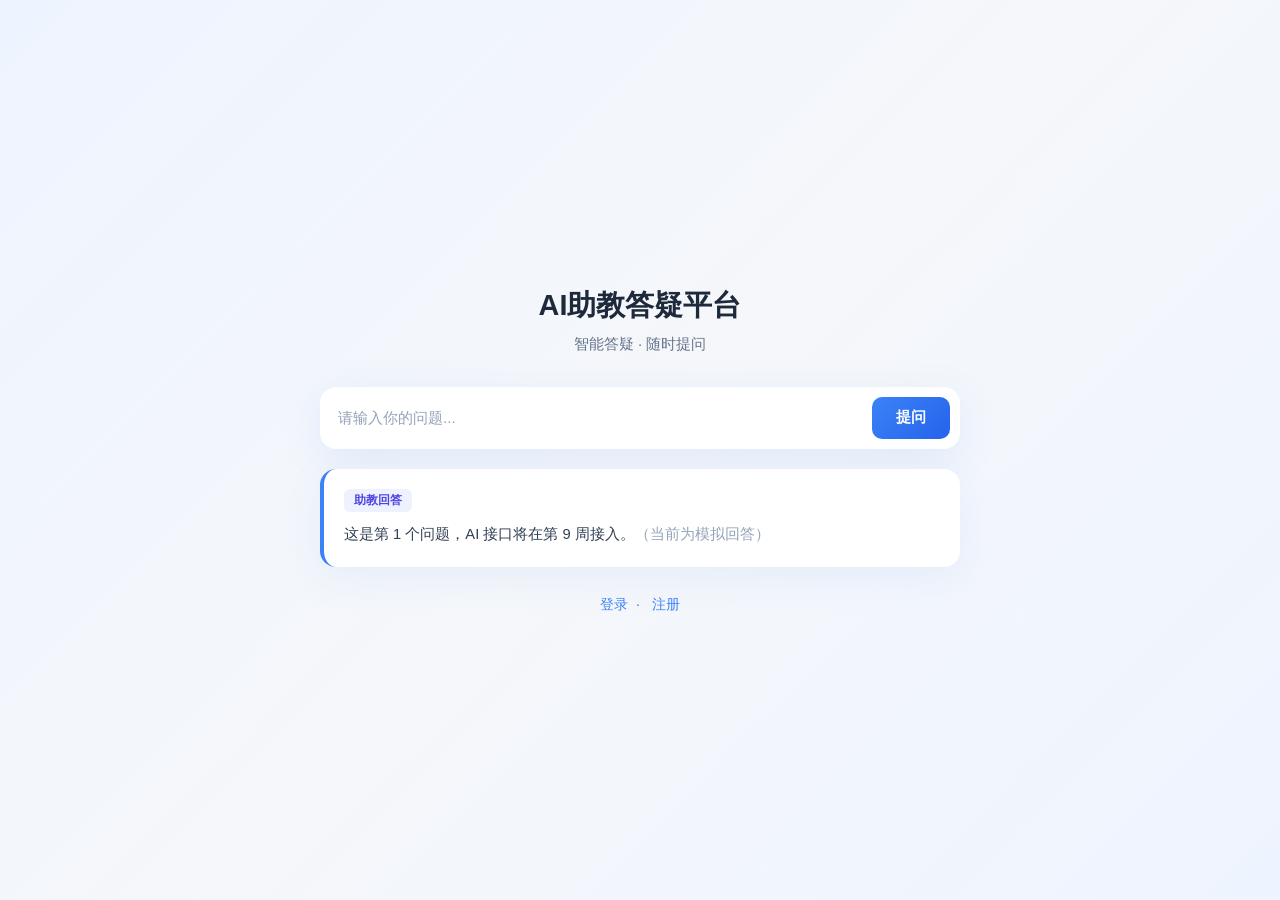
<file: 03-第三次作业/index.html>
<!DOCTYPE html>
<html lang="zh-CN">
<head>
    <meta charset="UTF-8">
    <meta name="viewport" content="width=device-width, initial-scale=1.0">
    <title>AI助教答疑平台</title>
    <style>
        * { margin: 0; padding: 0; box-sizing: border-box; }
        body {
            min-height: 100vh;
            font-family: -apple-system, BlinkMacSystemFont, "Segoe UI", "PingFang SC", "Microsoft YaHei", sans-serif;
            background: linear-gradient(135deg, #eef4ff 0%, #f5f7fa 50%, #eef4ff 100%);
            display: flex;
            align-items: center;
            justify-content: center;
            padding: 30px 16px;
        }
        .container {
            width: 100%;
            max-width: 640px;
        }
        .brand { text-align: center; margin-bottom: 32px; }
        .brand h1 {
            font-size: 1.8rem;
            color: #1e293b;
            margin-bottom: 8px;
            font-weight: 700;
        }
        .brand p { color: #64748b; font-size: .95rem; }

        .ask-box {
            background: #fff;
            border-radius: 16px;
            padding: 10px 10px 10px 18px;
            display: flex;
            align-items: center;
            gap: 10px;
            box-shadow: 0 10px 40px rgba(59, 130, 246, .1);
            margin-bottom: 20px;
        }
        .ask-box input {
            flex: 1;
            height: 42px;
            border: none;
            outline: none;
            font-size: .95rem;
            color: #0f172a;
            background: transparent;
        }
        .ask-box input::placeholder { color: #94a3b8; }
        .ask-btn {
            height: 42px;
            padding: 0 24px;
            border: none;
            border-radius: 10px;
            background: linear-gradient(135deg, #3b82f6, #2563eb);
            color: #fff;
            font-size: .95rem;
            font-weight: 600;
            cursor: pointer;
            transition: transform .15s, box-shadow .2s;
        }
        .ask-btn:hover { transform: translateY(-1px); box-shadow: 0 6px 16px rgba(59,130,246,.3); }

        .answer-card {
            background: #fff;
            border-radius: 16px;
            padding: 20px;
            box-shadow: 0 10px 40px rgba(59, 130, 246, .08);
            border-left: 4px solid #3b82f6;
        }
        .answer-tag {
            display: inline-block;
            background: #eef2ff;
            color: #4f46e5;
            font-size: .75rem;
            font-weight: 600;
            padding: 3px 10px;
            border-radius: 6px;
            margin-bottom: 10px;
        }
        .answer-text {
            color: #334155;
            font-size: .92rem;
            line-height: 1.7;
        }
        .answer-text .dim { color: #94a3b8; }

        .nav-links {
            text-align: center;
            margin-top: 28px;
            font-size: .88rem;
            color: #64748b;
        }
        .nav-links a {
            color: #3b82f6;
            text-decoration: none;
            margin: 0 8px;
        }
        .nav-links a:hover { text-decoration: underline; }

        /* 简易输入校验反馈 */
        .ask-box input.invalid { color: #ef4444; }
    </style>
</head>
<body>
    <div class="container">
        <div class="brand">
            <h1>AI助教答疑平台</h1>
            <p>智能答疑 · 随时提问</p>
        </div>

        <!-- 提问输入框 -->
        <form id="askForm" class="ask-box" novalidate>
            <input type="text" id="question" placeholder="请输入你的问题..."
                required minlength="2" maxlength="200"
                autocomplete="off">
            <button type="submit" class="ask-btn">提问</button>
        </form>

        <!-- 助教回答区 -->
        <div class="answer-card" id="answerCard">
            <span class="answer-tag">助教回答</span>
            <div class="answer-text" id="answerText">
                这是第 1 个问题，AI 接口将在第 9 周接入。<span class="dim">（当前为模拟回答）</span>
            </div>
        </div>

        <div class="nav-links">
            <a href="login.html">登录</a>·
            <a href="register.html">注册</a>
        </div>
    </div>

    <script>
        const form = document.getElementById('askForm');
        const input = document.getElementById('question');
        const answerText = document.getElementById('answerText');
        let count = 1;

        form.addEventListener('submit', e => {
            e.preventDefault();
            if (!input.checkValidity()) {
                input.classList.add('invalid');
                input.placeholder = '问题至少 2 个字符';
                return;
            }
            input.classList.remove('invalid');
            const q = input.value.trim();
            count++;
            answerText.innerHTML = `已收到你的问题：<strong>${q}</strong><br><span class="dim">这是第 ${count} 个问题，AI 接口将在第 9 周接入。</span>`;
            input.value = '';
        });

        input.addEventListener('input', () => {
            input.classList.remove('invalid');
            input.placeholder = '请输入你的问题...';
        });
    </script>
</body>
</html>
</file>
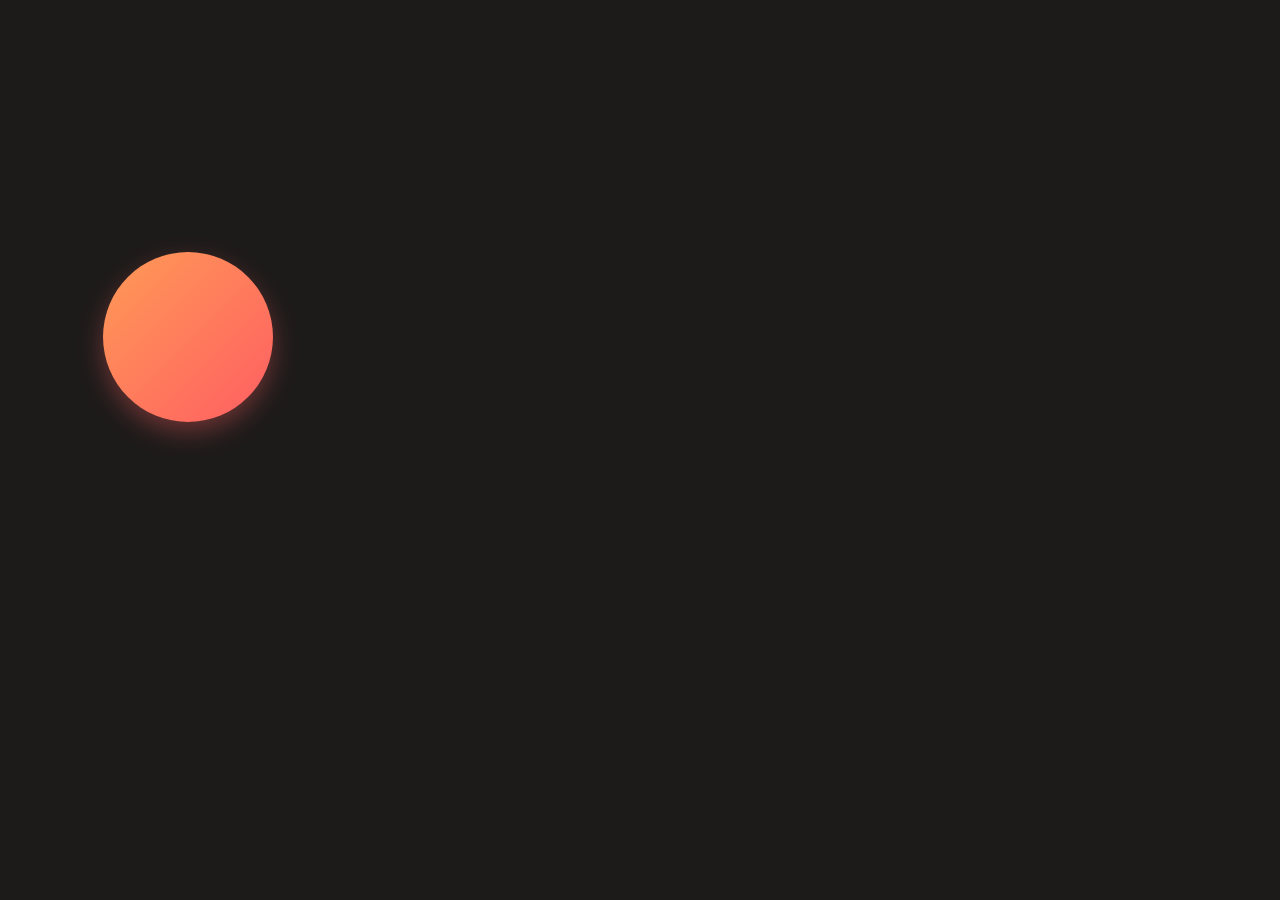
<file: 04-第四次作业/index.html>
<!DOCTYPE html>
<html lang="en">
<head>
    <meta charset="UTF-8">
    <meta name="viewport" content="width=device-width, initial-scale=1.0">
    <title>Document</title>
    <style>
        *{
            margin: 0;
            padding: 0;
            box-sizing: border-box;
        }
        body{
            min-height: 100vh;
            display: flex;
            align-items: center;
            justify-content: center;
            background-color: #1d1b1a;
        }
        .stage{
            display: flex;
            flex-wrap: wrap;
            justify-content: center;
            align-items: center;
            gap: 56px;
            padding:56px 32px
        }
        .cube{
            width: 170px;
            height: 170px;
        }
        .c1{
            border-radius: 50%;
            background: linear-gradient(135deg,#ff9a56,#ff5e62);
            box-shadow: 0 10px 24px rgba(255, 94, 98, .35);
        }
        .c1:hover{
            transform: translateY(-10px);
        }
    </style>
</head>
<body>
    <div class="stage">
        <div class="cube c1"></div>
        <div class="cube c2"></div>
        <div class="cube c3"></div>
        <div class="cube c4"></div>
        <div class="cube c5"></div>
        <div class="cube c6"></div>
    </div>
</body>
</html>
</file>
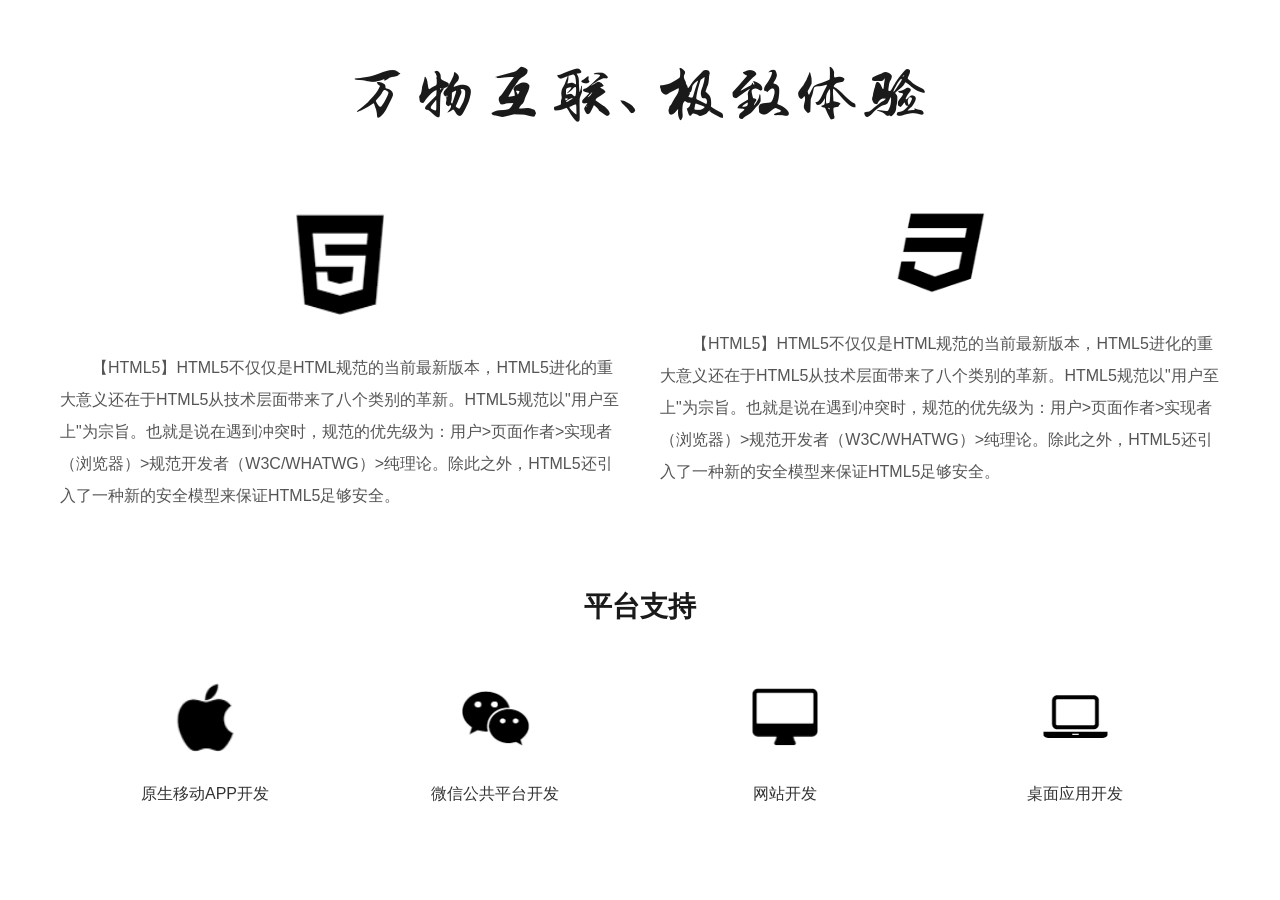
<file: 01-第一次作业/html5-intro/index.html>
<!DOCTYPE html>
<html lang="zh-CN">
<head>
    <meta charset="UTF-8">
    <meta name="viewport" content="width=device-width, initial-scale=1.0">
    <title>万物互联、极致体验</title>
    <link rel="stylesheet" href="font-awesome.min.css">
    <link rel="stylesheet" href="style.css">
</head>
<body>
    <div class="container">
        <!-- 主标题 -->
        <h1 class="main-title">万物互联、极致体验</h1>

        <!-- HTML5 / CSS3 双栏介绍 -->
        <div class="feature-row">
            <div class="feature-item">
                <img src="images/1.png" alt="HTML5" class="feature-icon">
                <p class="feature-text">
                    【HTML5】HTML5不仅仅是HTML规范的当前最新版本，HTML5进化的重大意义还在于HTML5从技术层面带来了八个类别的革新。HTML5规范以"用户至上"为宗旨。也就是说在遇到冲突时，规范的优先级为：用户&gt;页面作者&gt;实现者（浏览器）&gt;规范开发者（W3C/WHATWG）&gt;纯理论。除此之外，HTML5还引入了一种新的安全模型来保证HTML5足够安全。
                </p>
            </div>
            <div class="feature-item">
                <img src="images/2.png" alt="CSS3" class="feature-icon">
                <p class="feature-text">
                    【HTML5】HTML5不仅仅是HTML规范的当前最新版本，HTML5进化的重大意义还在于HTML5从技术层面带来了八个类别的革新。HTML5规范以"用户至上"为宗旨。也就是说在遇到冲突时，规范的优先级为：用户&gt;页面作者&gt;实现者（浏览器）&gt;规范开发者（W3C/WHATWG）&gt;纯理论。除此之外，HTML5还引入了一种新的安全模型来保证HTML5足够安全。
                </p>
            </div>
        </div>

        <!-- 平台支持 -->
        <h2 class="section-title">平台支持</h2>
        <div class="platform-row">
            <div class="platform-item">
                <img src="images/3.png" alt="原生移动APP开发" class="platform-icon">
                <p class="platform-name">原生移动APP开发</p>
            </div>
            <div class="platform-item">
                <img src="images/4.png" alt="微信公共平台开发" class="platform-icon">
                <p class="platform-name">微信公共平台开发</p>
            </div>
            <div class="platform-item">
                <img src="images/5.png" alt="网站开发" class="platform-icon">
                <p class="platform-name">网站开发</p>
            </div>
            <div class="platform-item">
                <img src="images/6.png" alt="桌面应用开发" class="platform-icon">
                <p class="platform-name">桌面应用开发</p>
            </div>
        </div>
    </div>
</body>
</html>
</file>
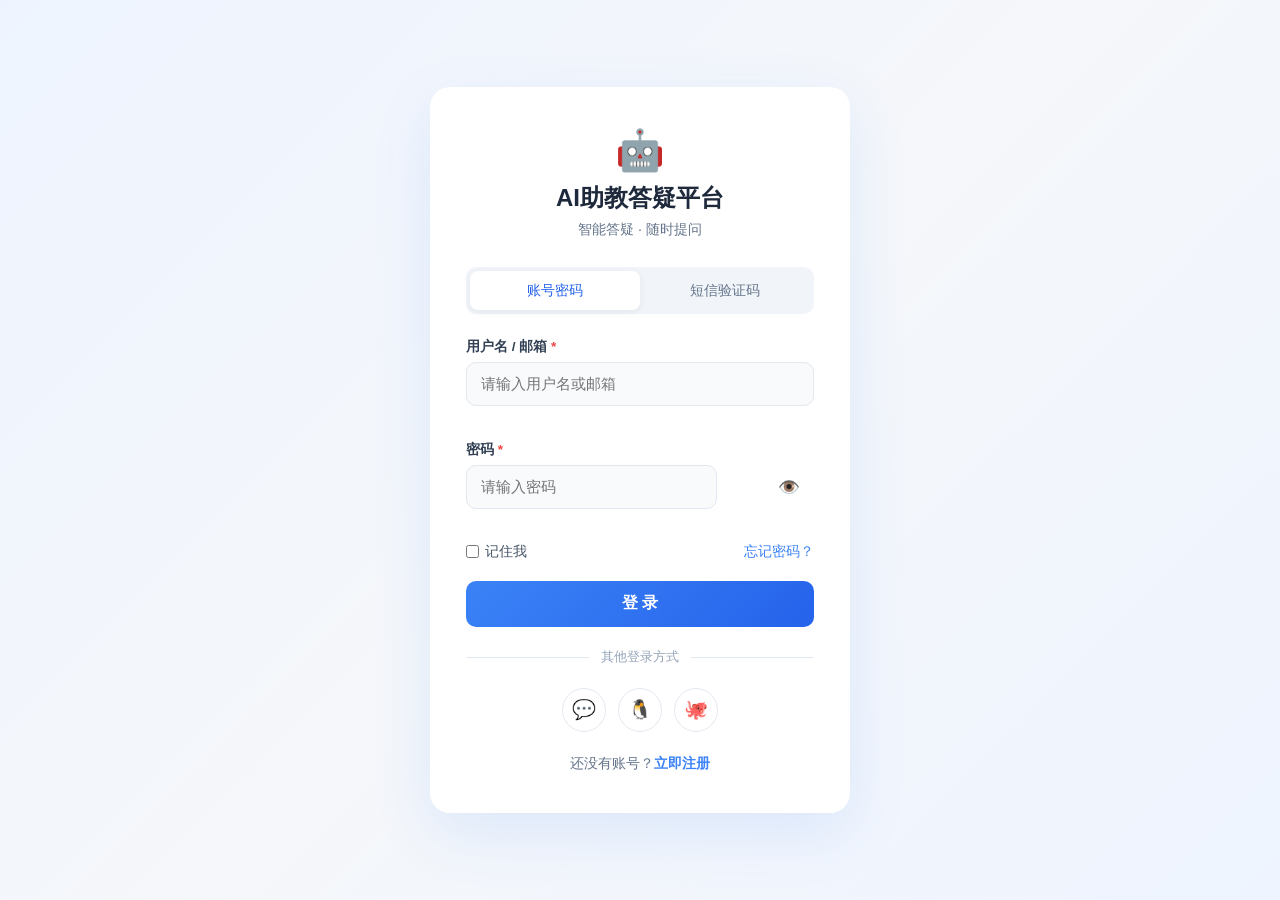
<file: 03-第三次作业/login.html>
<!DOCTYPE html>
<html lang="zh-CN">
<head>
    <meta charset="UTF-8">
    <meta name="viewport" content="width=device-width, initial-scale=1.0">
    <title>登录 - AI助教答疑平台</title>
    <style>
        * { margin: 0; padding: 0; box-sizing: border-box; }
        body {
            min-height: 100vh;
            font-family: -apple-system, BlinkMacSystemFont, "Segoe UI", "PingFang SC", "Microsoft YaHei", sans-serif;
            background: linear-gradient(135deg, #eef4ff 0%, #f5f7fa 50%, #eef4ff 100%);
            display: flex;
            align-items: center;
            justify-content: center;
            padding: 30px 16px;
        }
        .card {
            width: 100%;
            max-width: 420px;
            background: #ffffff;
            border-radius: 20px;
            box-shadow: 0 20px 60px rgba(59, 130, 246, .12);
            padding: 40px 36px;
        }
        .brand { text-align: center; margin-bottom: 28px; }
        .brand .logo { font-size: 2.5rem; margin-bottom: 8px; }
        .brand h1 { font-size: 1.5rem; color: #1e293b; margin-bottom: 6px; }
        .brand p { color: #64748b; font-size: .9rem; }

        .tab-bar {
            display: flex;
            background: #f1f5f9;
            border-radius: 10px;
            padding: 4px;
            margin-bottom: 24px;
        }
        .tab-bar button {
            flex: 1;
            border: none;
            background: transparent;
            padding: 10px;
            border-radius: 8px;
            cursor: pointer;
            font-size: .9rem;
            color: #64748b;
            font-weight: 500;
            transition: all .2s;
        }
        .tab-bar button.active {
            background: #fff;
            color: #2563eb;
            box-shadow: 0 2px 8px rgba(0,0,0,.06);
        }

        .field { display: flex; flex-direction: column; gap: 6px; margin-bottom: 16px; }
        .field label { font-size: .85rem; color: #334155; font-weight: 600; }
        .field label .req { color: #ef4444; }
        .field input {
            height: 44px;
            padding: 0 14px;
            border: 1.5px solid #e2e8f0;
            border-radius: 10px;
            font-size: .92rem;
            color: #0f172a;
            background: #f8fafc;
            transition: border-color .2s, box-shadow .2s, background .2s;
            outline: none;
        }
        .field input:focus {
            border-color: #3b82f6;
            background: #fff;
            box-shadow: 0 0 0 3px rgba(59, 130, 246, .12);
        }
        .field input:valid:not(:placeholder-shown) { border-color: #22c55e; }
        .field input.invalid { border-color: #ef4444; background: #fef2f2; }
        .field .error { font-size: .78rem; color: #ef4444; min-height: 1em; }

        .pwd-wrap { position: relative; }
        .pwd-wrap input { padding-right: 46px; }
        .toggle-pwd {
            position: absolute; right: 10px; top: 50%; transform: translateY(-50%);
            background: none; border: none; cursor: pointer; font-size: 1.1rem;
            color: #94a3b8; padding: 4px;
        }

        .opt-row {
            display: flex; justify-content: space-between; align-items: center;
            margin-bottom: 20px; font-size: .85rem;
        }
        .opt-row label { display: flex; align-items: center; gap: 6px; color: #475569; cursor: pointer; }
        .opt-row input { accent-color: #3b82f6; }
        .opt-row a { color: #3b82f6; text-decoration: none; }

        .btn {
            width: 100%; height: 46px; border: none; border-radius: 10px;
            background: linear-gradient(135deg, #3b82f6, #2563eb);
            color: #fff; font-size: 1rem; font-weight: 600; cursor: pointer;
            transition: transform .15s, box-shadow .2s;
        }
        .btn:hover { transform: translateY(-1px); box-shadow: 0 8px 20px rgba(59,130,246,.3); }
        .btn:active { transform: translateY(0); }

        .divider {
            display: flex; align-items: center; gap: 12px; margin: 22px 0;
            color: #94a3b8; font-size: .8rem;
        }
        .divider::before, .divider::after {
            content: ''; flex: 1; height: 1px; background: #e2e8f0;
        }
        .social-row { display: flex; gap: 12px; justify-content: center; }
        .social-btn {
            width: 44px; height: 44px; border-radius: 50%; border: 1.5px solid #e2e8f0;
            background: #fff; cursor: pointer; font-size: 1.2rem;
            display: flex; align-items: center; justify-content: center;
            transition: all .2s;
        }
        .social-btn:hover { border-color: #3b82f6; background: #eff6ff; }

        .foot { text-align: center; margin-top: 22px; font-size: .88rem; color: #64748b; }
        .foot a { color: #3b82f6; text-decoration: none; font-weight: 600; }

        .toast {
            position: fixed; top: 24px; left: 50%; transform: translateX(-50%) translateY(-80px);
            background: #1e293b; color: #fff; padding: 12px 24px; border-radius: 10px;
            font-size: .9rem; opacity: 0; transition: all .3s ease; z-index: 99;
        }
        .toast.show { opacity: 1; transform: translateX(-50%) translateY(0); }
    </style>
</head>
<body>
    <div class="card">
        <div class="brand">
            <div class="logo">🤖</div>
            <h1>AI助教答疑平台</h1>
            <p>智能答疑 · 随时提问</p>
        </div>

        <!-- 登录方式切换：账号密码 / 手机号验证码 -->
        <div class="tab-bar">
            <button type="button" class="active" data-tab="account">账号密码</button>
            <button type="button" data-tab="sms">短信验证码</button>
        </div>

        <form id="loginForm" novalidate>
            <!-- 账号密码登录 -->
            <div class="tab-panel" data-panel="account">
                <div class="field">
                    <label>用户名 / 邮箱 <span class="req">*</span></label>
                    <input type="text" name="account" id="account"
                        placeholder="请输入用户名或邮箱"
                        required autocomplete="username">
                    <span class="error" data-for="account"></span>
                </div>
                <div class="field">
                    <label>密码 <span class="req">*</span></label>
                    <div class="pwd-wrap">
                        <input type="password" name="password" id="password"
                            placeholder="请输入密码"
                            required minlength="6" autocomplete="current-password">
                        <button type="button" class="toggle-pwd" id="togglePwd" aria-label="显示/隐藏密码">👁️</button>
                    </div>
                    <span class="error" data-for="password"></span>
                </div>
            </div>

            <!-- 短信验证码登录 -->
            <div class="tab-panel" data-panel="sms" style="display:none;">
                <div class="field">
                    <label>手机号 <span class="req">*</span></label>
                    <input type="tel" name="phone" id="phone"
                        placeholder="请输入 11 位手机号"
                        required pattern="^1[3-9]\d{9}$"
                        maxlength="11" inputmode="numeric"
                        autocomplete="tel">
                    <span class="error" data-for="phone"></span>
                </div>
                <div class="field">
                    <label>验证码 <span class="req">*</span></label>
                    <div style="display:flex;gap:10px;">
                        <input type="text" name="code" id="code"
                            placeholder="6 位验证码"
                            required pattern="^\d{6}$"
                            maxlength="6" inputmode="numeric"
                            style="flex:1;">
                        <button type="button" id="sendCode" style="padding:0 16px;border-radius:10px;border:1.5px solid #3b82f6;background:#eff6ff;color:#2563eb;font-weight:600;cursor:pointer;white-space:nowrap;">获取验证码</button>
                    </div>
                    <span class="error" data-for="code"></span>
                </div>
            </div>

            <div class="opt-row">
                <label><input type="checkbox" name="remember" id="remember"> 记住我</label>
                <a href="#">忘记密码？</a>
            </div>

            <button type="submit" class="btn">登 录</button>
        </form>

        <div class="divider">其他登录方式</div>
        <div class="social-row">
            <button type="button" class="social-btn" title="微信登录">💬</button>
            <button type="button" class="social-btn" title="QQ 登录">🐧</button>
            <button type="button" class="social-btn" title="GitHub 登录">🐙</button>
        </div>

        <div class="foot">还没有账号？<a href="register.html">立即注册</a></div>
    </div>

    <div class="toast" id="toast"></div>

    <script>
        const form = document.getElementById('loginForm');
        const tabs = document.querySelectorAll('.tab-bar button');
        const panels = document.querySelectorAll('.tab-panel');
        let currentTab = 'account';

        // Tab 切换
        tabs.forEach(tab => {
            tab.addEventListener('click', () => {
                tabs.forEach(t => t.classList.remove('active'));
                tab.classList.add('active');
                currentTab = tab.dataset.tab;
                panels.forEach(p => {
                    p.style.display = p.dataset.panel === currentTab ? '' : 'none';
                });
            });
        });

        // 密码显示/隐藏
        const togglePwd = document.getElementById('togglePwd');
        const pwdInput = document.getElementById('password');
        togglePwd.addEventListener('click', () => {
            const isPwd = pwdInput.type === 'password';
            pwdInput.type = isPwd ? 'text' : 'password';
            togglePwd.textContent = isPwd ? '🙈' : '👁️';
        });

        // 验证码倒计时
        const sendCodeBtn = document.getElementById('sendCode');
        const phoneInput = document.getElementById('phone');
        sendCodeBtn.addEventListener('click', () => {
            if (!phoneInput.checkValidity()) {
                setError('phone', '请输入正确的 11 位手机号');
                phoneInput.classList.add('invalid');
                return;
            }
            let count = 60;
            sendCodeBtn.disabled = true;
            sendCodeBtn.textContent = `${count}s 后重发`;
            const timer = setInterval(() => {
                count--;
                if (count <= 0) {
                    clearInterval(timer);
                    sendCodeBtn.disabled = false;
                    sendCodeBtn.textContent = '获取验证码';
                } else {
                    sendCodeBtn.textContent = `${count}s 后重发`;
                }
            }, 1000);
            showToast('验证码已发送（测试：123456）');
        });

        function setError(name, msg) {
            const el = document.querySelector(`.error[data-for="${name}"]`);
            const input = document.getElementById(name);
            if (el) el.textContent = msg || '';
            if (input) input.classList.toggle('invalid', !!msg);
        }

        // 实时校验
        ['account', 'password', 'phone', 'code'].forEach(name => {
            const input = document.getElementById(name);
            if (!input) return;
            input.addEventListener('input', () => {
                if (input.checkValidity()) setError(name, '');
            });
            input.addEventListener('blur', () => {
                if (!input.checkValidity()) {
                    const msgs = {
                        account: '请输入用户名或邮箱',
                        password: '密码至少 6 位',
                        phone: '请输入正确的 11 位手机号',
                        code: '请输入 6 位数字验证码'
                    };
                    setError(name, msgs[name]);
                }
            });
        });

        form.addEventListener('submit', e => {
            e.preventDefault();
            let ok = true;
            if (currentTab === 'account') {
                ['account', 'password'].forEach(n => {
                    const inp = document.getElementById(n);
                    if (!inp.checkValidity()) {
                        const msgs = { account: '请输入用户名或邮箱', password: '密码至少 6 位' };
                        setError(n, msgs[n]);
                        ok = false;
                    }
                });
            } else {
                ['phone', 'code'].forEach(n => {
                    const inp = document.getElementById(n);
                    if (!inp.checkValidity()) {
                        const msgs = { phone: '请输入正确的手机号', code: '请输入 6 位验证码' };
                        setError(n, msgs[n]);
                        ok = false;
                    }
                });
            }
            if (!ok) { showToast('请检查表单填写'); return; }

            const data = Object.fromEntries(new FormData(form).entries());
            data.loginType = currentTab;
            console.log('登录数据：', data);
            showToast('✅ 登录成功！正在进入答疑平台...');
            setTimeout(() => { location.href = 'index.html'; }, 1400);
        });

        function showToast(msg) {
            const t = document.getElementById('toast');
            t.textContent = msg;
            t.classList.add('show');
            clearTimeout(showToast._t);
            showToast._t = setTimeout(() => t.classList.remove('show'), 2000);
        }
    </script>
</body>
</html>
</file>
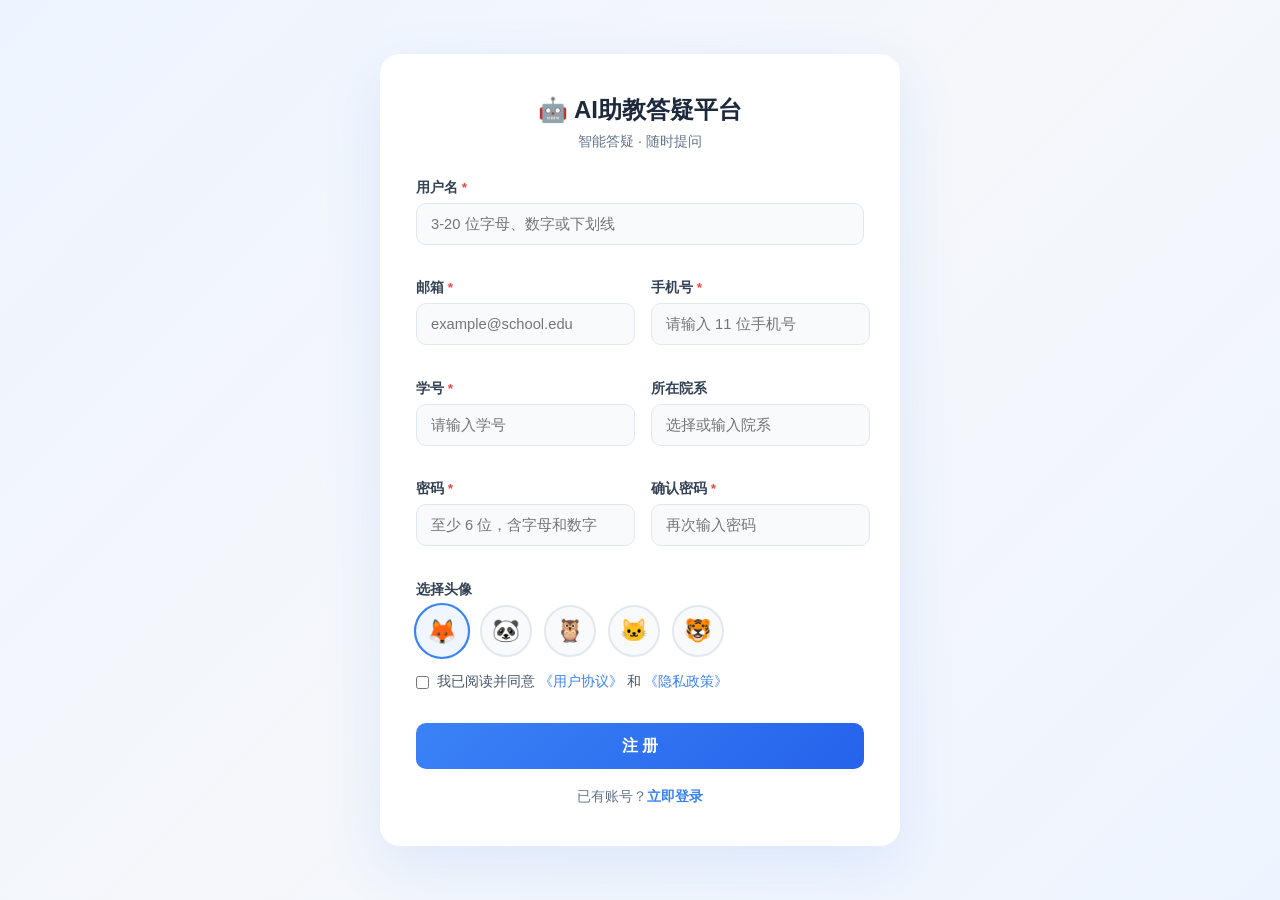
<file: 03-第三次作业/register.html>
<!DOCTYPE html>
<html lang="zh-CN">
<head>
    <meta charset="UTF-8">
    <meta name="viewport" content="width=device-width, initial-scale=1.0">
    <title>注册 - AI助教答疑平台</title>
    <style>
        * { margin: 0; padding: 0; box-sizing: border-box; }
        body {
            min-height: 100vh;
            font-family: -apple-system, BlinkMacSystemFont, "Segoe UI", "PingFang SC", "Microsoft YaHei", sans-serif;
            background: linear-gradient(135deg, #eef4ff 0%, #f5f7fa 50%, #eef4ff 100%);
            display: flex;
            align-items: center;
            justify-content: center;
            padding: 30px 16px;
        }
        .card {
            width: 100%;
            max-width: 520px;
            background: #ffffff;
            border-radius: 20px;
            box-shadow: 0 20px 60px rgba(59, 130, 246, .12);
            padding: 40px 36px;
        }
        .brand { text-align: center; margin-bottom: 28px; }
        .brand h1 {
            font-size: 1.5rem;
            color: #1e293b;
            margin-bottom: 6px;
        }
        .brand p { color: #64748b; font-size: .9rem; }
        .form-row { display: grid; gap: 16px; margin-bottom: 16px; }
        .form-row.two { grid-template-columns: 1fr 1fr; }
        @media (max-width: 480px) { .form-row.two { grid-template-columns: 1fr; } }
        .field { display: flex; flex-direction: column; gap: 6px; }
        .field label { font-size: .85rem; color: #334155; font-weight: 600; }
        .field label .req { color: #ef4444; }
        .field input, .field select {
            height: 42px;
            padding: 0 14px;
            border: 1.5px solid #e2e8f0;
            border-radius: 10px;
            font-size: .92rem;
            color: #0f172a;
            background: #f8fafc;
            transition: border-color .2s, box-shadow .2s, background .2s;
            outline: none;
        }
        .field input:focus, .field select:focus {
            border-color: #3b82f6;
            background: #fff;
            box-shadow: 0 0 0 3px rgba(59, 130, 246, .12);
        }
        /* HTML5 校验伪类 */
        .field input:valid:not(:placeholder-shown) {
            border-color: #22c55e;
        }
        .field input.invalid {
            border-color: #ef4444;
            background: #fef2f2;
        }
        .field .hint { font-size: .75rem; color: #94a3b8; }
        .field .error { font-size: .78rem; color: #ef4444; min-height: 1em; }
        .avatar-group { display: flex; gap: 12px; flex-wrap: wrap; }
        .avatar-option {
            position: relative;
            cursor: pointer;
        }
        .avatar-option input { position: absolute; opacity: 0; }
        .avatar-box {
            width: 52px; height: 52px;
            border-radius: 50%;
            display: flex; align-items: center; justify-content: center;
            font-size: 1.4rem;
            border: 2.5px solid #e2e8f0;
            background: #f8fafc;
            transition: all .2s;
        }
        .avatar-option input:checked + .avatar-box {
            border-color: #3b82f6;
            background: #eff6ff;
            transform: scale(1.08);
        }
        .check-row { display: flex; align-items: flex-start; gap: 8px; margin-bottom: 16px; }
        .check-row input { margin-top: 3px; accent-color: #3b82f6; }
        .check-row label { font-size: .85rem; color: #475569; cursor: pointer; }
        .check-row label a { color: #3b82f6; text-decoration: none; }
        .btn {
            width: 100%;
            height: 46px;
            border: none;
            border-radius: 10px;
            background: linear-gradient(135deg, #3b82f6, #2563eb);
            color: #fff;
            font-size: 1rem;
            font-weight: 600;
            cursor: pointer;
            transition: transform .15s, box-shadow .2s;
        }
        .btn:hover { transform: translateY(-1px); box-shadow: 0 8px 20px rgba(59,130,246,.3); }
        .btn:active { transform: translateY(0); }
        .btn:disabled { opacity: .5; cursor: not-allowed; transform: none; }
        .foot { text-align: center; margin-top: 18px; font-size: .88rem; color: #64748b; }
        .foot a { color: #3b82f6; text-decoration: none; font-weight: 600; }
        .toast {
            position: fixed; top: 24px; left: 50%; transform: translateX(-50%) translateY(-80px);
            background: #1e293b; color: #fff; padding: 12px 24px; border-radius: 10px;
            font-size: .9rem; opacity: 0; transition: all .3s ease; z-index: 99;
        }
        .toast.show { opacity: 1; transform: translateX(-50%) translateY(0); }
    </style>
</head>
<body>
    <div class="card">
        <div class="brand">
            <h1>🤖 AI助教答疑平台</h1>
            <p>智能答疑 · 随时提问</p>
        </div>

        <!-- novalidate：禁用浏览器默认气泡提示，改用自定义校验信息 -->
        <form id="registerForm" novalidate>
            <div class="form-row">
                <div class="field">
                    <label>用户名 <span class="req">*</span></label>
                    <input type="text" name="username" id="username"
                        placeholder="3-20 位字母、数字或下划线"
                        required minlength="3" maxlength="20"
                        pattern="^[A-Za-z0-9_]{3,20}$"
                        autocomplete="username">
                    <span class="error" data-for="username"></span>
                </div>
            </div>

            <div class="form-row two">
                <div class="field">
                    <label>邮箱 <span class="req">*</span></label>
                    <input type="email" name="email" id="email"
                        placeholder="example@school.edu"
                        required autocomplete="email">
                    <span class="error" data-for="email"></span>
                </div>
                <div class="field">
                    <label>手机号 <span class="req">*</span></label>
                    <input type="tel" name="phone" id="phone"
                        placeholder="请输入 11 位手机号"
                        required pattern="^1[3-9]\d{9}$"
                        maxlength="11" inputmode="numeric"
                        autocomplete="tel">
                    <span class="error" data-for="phone"></span>
                </div>
            </div>

            <div class="form-row two">
                <div class="field">
                    <label>学号 <span class="req">*</span></label>
                    <input type="text" name="studentId" id="studentId"
                        placeholder="请输入学号"
                        required pattern="^\d{8,12}$"
                        inputmode="numeric">
                    <span class="error" data-for="studentId"></span>
                </div>
                <div class="field">
                    <label>所在院系</label>
                    <!-- datalist 提供输入建议，同时允许自由输入 -->
                    <input type="text" name="department" id="department"
                        placeholder="选择或输入院系"
                        list="deptList" autocomplete="organization">
                    <datalist id="deptList">
                        <option value="计算机学院"></option>
                        <option value="软件学院"></option>
                        <option value="电子信息学院"></option>
                        <option value="数学与统计学院"></option>
                        <option value="外国语学院"></option>
                        <option value="经济管理学院"></option>
                    </datalist>
                </div>
            </div>

            <div class="form-row two">
                <div class="field">
                    <label>密码 <span class="req">*</span></label>
                    <input type="password" name="password" id="password"
                        placeholder="至少 6 位，含字母和数字"
                        required minlength="6"
                        pattern="^(?=.*[A-Za-z])(?=.*\d).{6,}$"
                        autocomplete="new-password">
                    <span class="error" data-for="password"></span>
                </div>
                <div class="field">
                    <label>确认密码 <span class="req">*</span></label>
                    <input type="password" name="confirm" id="confirm"
                        placeholder="再次输入密码"
                        required autocomplete="new-password">
                    <span class="error" data-for="confirm"></span>
                </div>
            </div>

            <div class="field" style="margin-bottom:16px;">
                <label>选择头像</label>
                <div class="avatar-group" id="avatarGroup">
                    <label class="avatar-option">
                        <input type="radio" name="avatar" value="🦊" checked>
                        <span class="avatar-box">🦊</span>
                    </label>
                    <label class="avatar-option">
                        <input type="radio" name="avatar" value="🐼">
                        <span class="avatar-box">🐼</span>
                    </label>
                    <label class="avatar-option">
                        <input type="radio" name="avatar" value="🦉">
                        <span class="avatar-box">🦉</span>
                    </label>
                    <label class="avatar-option">
                        <input type="radio" name="avatar" value="🐱">
                        <span class="avatar-box">🐱</span>
                    </label>
                    <label class="avatar-option">
                        <input type="radio" name="avatar" value="🐯">
                        <span class="avatar-box">🐯</span>
                    </label>
                </div>
            </div>

            <div class="check-row">
                <input type="checkbox" name="agree" id="agree" required>
                <label for="agree">我已阅读并同意 <a href="#">《用户协议》</a> 和 <a href="#">《隐私政策》</a></label>
            </div>
            <span class="error" data-for="agree" style="display:block;margin:-8px 0 12px;font-size:.78rem;color:#ef4444;min-height:1em;"></span>

            <button type="submit" class="btn" id="submitBtn">注 册</button>
        </form>

        <div class="foot">已有账号？<a href="login.html">立即登录</a></div>
    </div>

    <div class="toast" id="toast"></div>

    <script>
        const form = document.getElementById('registerForm');
        const fields = ['username', 'email', 'phone', 'studentId', 'password', 'confirm'];
        const errorMap = {
            username: '用户名需为 3-20 位字母、数字或下划线',
            email: '请输入有效的邮箱地址',
            phone: '请输入正确的 11 位手机号',
            studentId: '学号需为 8-12 位数字',
            password: '密码至少 6 位，需同时包含字母和数字',
            confirm: '两次输入的密码不一致',
            agree: '请先阅读并同意用户协议'
        };

        function setError(name, msg) {
            const el = document.querySelector(`.error[data-for="${name}"]`);
            const input = document.getElementById(name);
            if (el) el.textContent = msg || '';
            if (input) input.classList.toggle('invalid', !!msg);
        }

        // 实时校验：input 事件
        fields.forEach(name => {
            const input = document.getElementById(name);
            input.addEventListener('input', () => validateField(name));
            input.addEventListener('blur', () => validateField(name));
        });

        function validateField(name) {
            const input = document.getElementById(name);
            // 用 checkValidity 触发原生约束校验
            if (!input.checkValidity()) {
                setError(name, errorMap[name]);
                return false;
            }
            // 确认密码一致性自定义校验
            if (name === 'confirm') {
                if (input.value !== document.getElementById('password').value) {
                    setError(name, errorMap.confirm);
                    input.setCustomValidity(errorMap.confirm);
                    return false;
                } else {
                    input.setCustomValidity('');
                }
            }
            if (name === 'password') {
                const c = document.getElementById('confirm');
                if (c.value) validateField('confirm');
            }
            setError(name, '');
            return true;
        }

        // 协议勾选校验
        document.getElementById('agree').addEventListener('change', e => {
            setError('agree', e.target.checked ? '' : errorMap.agree);
        });

        form.addEventListener('submit', e => {
            e.preventDefault();
            let ok = true;
            fields.forEach(n => { if (!validateField(n)) ok = false; });
            const agree = document.getElementById('agree');
            if (!agree.checked) { setError('agree', errorMap.agree); ok = false; }

            if (!ok) {
                showToast('请检查表单填写是否正确');
                return;
            }
            // 提交成功模拟
            const data = Object.fromEntries(new FormData(form).entries());
            console.log('注册数据：', data);
            showToast('🎉 注册成功！正在跳转登录页...');
            setTimeout(() => { location.href = 'login.html'; }, 1400);
        });

        function showToast(msg) {
            const t = document.getElementById('toast');
            t.textContent = msg;
            t.classList.add('show');
            clearTimeout(showToast._t);
            showToast._t = setTimeout(() => t.classList.remove('show'), 2000);
        }
    </script>
</body>
</html>
</file>
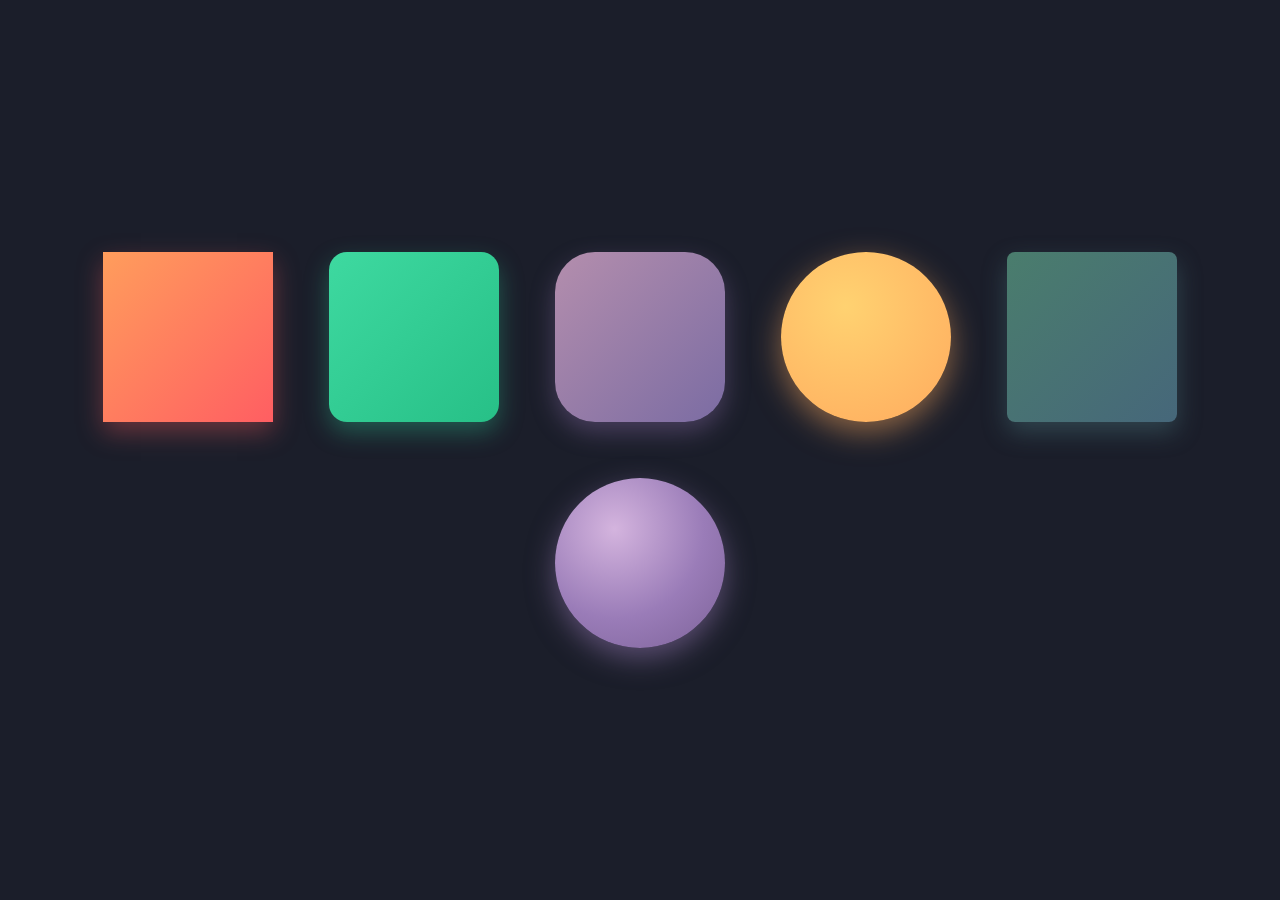
<file: 04-第四次作业/hover-effect.html>
<!DOCTYPE html>
<html lang="zh-CN">
<head>
    <meta charset="UTF-8">
    <meta name="viewport" content="width=device-width, initial-scale=1.0">
    <title>图形 Hover 效果</title>
    <style>
        * {
            margin: 0;
            padding: 0;
            box-sizing: border-box;
        }
        body {
            min-height: 100vh;
            display: flex;
            align-items: center;
            justify-content: center;
            background-color: #1b1e2a;
        }
        .stage {
            display: flex;
            flex-wrap: wrap;
            justify-content: center;
            align-items: center;
            gap: 56px;
            padding: 56px 32px;
        }
        .cube {
            position: relative;
            width: 170px;
            height: 170px;
            display: flex;
            align-items: center;
            justify-content: center;
            /* 阴影默认向下偏移 10px，hover 时偏移量变为 0 */
            transition: transform .35s ease, box-shadow .35s ease;
        }
        /* 形状中间的 hover 字样，默认隐藏 */
        .cube::after {
            content: "hover";
            color: #ffffff;
            font-size: 26px;
            letter-spacing: 1px;
            opacity: 0;
            transition: opacity .35s ease;
        }
        /* 鼠标滑过：位置上移 10 像素，阴影偏移量变为 0，显示 hover 字样 */
        .cube:hover {
            transform: translateY(-10px);
        }
        .cube:hover::after {
            opacity: 1;
        }

        /* 1. 橙红渐变直角方块 */
        .c1 {
            border-radius: 0;
            background: linear-gradient(135deg, #ff9d5c, #ff5e62);
            box-shadow: 0 10px 24px rgba(255, 94, 98, .35);
        }
        .c1:hover {
            box-shadow: 0 0 24px rgba(255, 94, 98, .45);
        }

        /* 2. 翠绿小圆角方块 */
        .c2 {
            border-radius: 18px;
            background: linear-gradient(135deg, #3ed9a0, #27c087);
            box-shadow: 0 10px 24px rgba(46, 204, 153, .35);
        }
        .c2:hover {
            box-shadow: 0 0 24px rgba(46, 204, 153, .45);
        }

        /* 3. 紫色大圆角方块 */
        .c3 {
            border-radius: 40px;
            background: linear-gradient(135deg, #b48ead, #7b6ca3);
            box-shadow: 0 10px 24px rgba(139, 110, 170, .4);
        }
        .c3:hover {
            box-shadow: 0 0 24px rgba(139, 110, 170, .5);
        }

        /* 4. 橙黄渐变圆形 */
        .c4 {
            border-radius: 50%;
            background: radial-gradient(circle at 38% 32%, #ffd271, #ffab5e);
            box-shadow: 0 10px 30px rgba(255, 171, 94, .5);
        }
        .c4:hover {
            box-shadow: 0 0 30px rgba(255, 171, 94, .6);
        }

        /* 5. 墨绿渐变直角方块 */
        .c5 {
            border-radius: 8px;
            background: linear-gradient(135deg, #4a7d6d, #46677a);
            box-shadow: 0 10px 24px rgba(74, 116, 122, .45);
        }
        .c5:hover {
            box-shadow: 0 0 24px rgba(74, 116, 122, .55);
        }

        /* 6. 紫色 3D 质感圆球 */
        .c6 {
            border-radius: 50%;
            background: radial-gradient(circle at 35% 30%, #d4b4de, #9a7cb8 55%, #7c6298);
            box-shadow: 0 10px 28px rgba(154, 124, 184, .5);
        }
        .c6:hover {
            box-shadow: 0 0 28px rgba(154, 124, 184, .6);
        }
    </style>
</head>
<body>
    <div class="stage">
        <div class="cube c1"></div>
        <div class="cube c2"></div>
        <div class="cube c3"></div>
        <div class="cube c4"></div>
        <div class="cube c5"></div>
        <div class="cube c6"></div>
    </div>
</body>
</html>
</file>
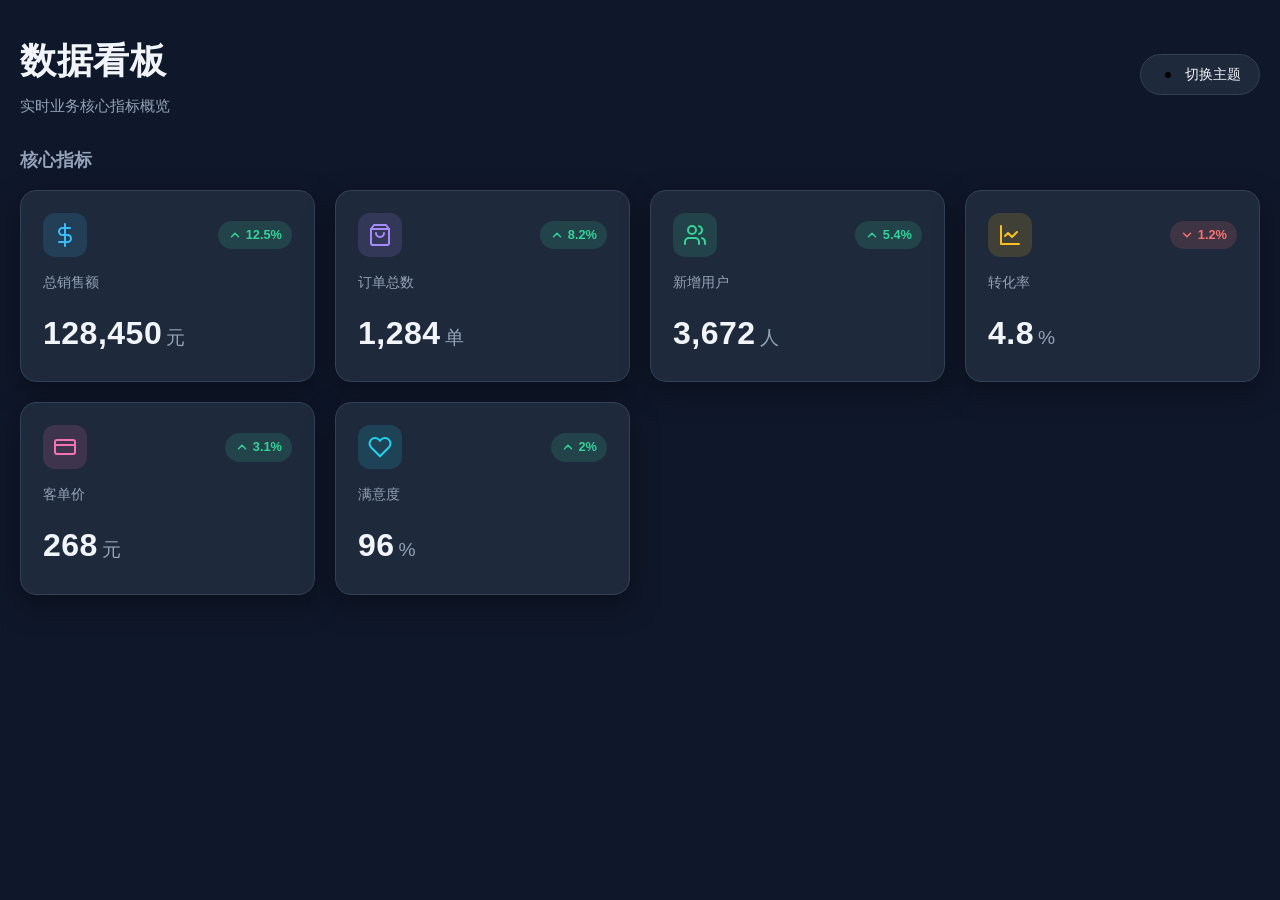
<file: 05-第五次作业/dashboard.html>
<!DOCTYPE html>
<html lang="zh-CN">
<head>
    <meta charset="UTF-8">
    <meta name="viewport" content="width=device-width, initial-scale=1.0">
    <title>数据看板</title>
    <style>
        /* ========== 颜色变量管理（深色为默认主题） ========== */
        :root {
            --bg: #0f172a;
            --card-bg: #1e293b;
            --card-hover: #273449;
            --text: #f1f5f9;
            --text-muted: #94a3b8;
            --border: #334155;
            --accent: #38bdf8;
            --up: #34d399;
            --down: #f87171;
            --shadow: 0 10px 30px rgba(0, 0, 0, .35);
        }

        /* 浅色主题：通过 data-theme 切换 */
        [data-theme="light"] {
            --bg: #f1f5f9;
            --card-bg: #ffffff;
            --card-hover: #f8fafc;
            --text: #0f172a;
            --text-muted: #64748b;
            --border: #e2e8f0;
            --accent: #6366f1;
            --up: #059669;
            --down: #dc2626;
            --shadow: 0 10px 30px rgba(15, 23, 42, .08);
        }

        * {
            margin: 0;
            padding: 0;
            box-sizing: border-box;
        }

        body {
            min-height: 100vh;
            background-color: var(--bg);
            color: var(--text);
            font-family: -apple-system, BlinkMacSystemFont, "Segoe UI", "PingFang SC",
                "Microsoft YaHei", sans-serif;
            line-height: 1.6;
            /* 防止 320px~1920px 出现横向滚动条 */
            width: 100%;
            overflow-x: hidden;
            transition: background-color .3s ease, color .3s ease;
        }

        .page {
            width: 100%;
            max-width: 1400px;          /* 不写死 1200px，用 max-width + 自适应 */
            margin: 0 auto;
            padding: 32px 20px 64px;
        }

        /* ========== 头部 ========== */
        .page-header {
            display: flex;
            align-items: center;
            justify-content: space-between;
            gap: 16px;
            flex-wrap: wrap;
            margin-bottom: 28px;
        }

        .page-header h1 {
            font-size: clamp(1.5rem, 4vw, 2.25rem);
            font-weight: 700;
            letter-spacing: .5px;
        }

        .page-header .subtitle {
            color: var(--text-muted);
            font-size: .95rem;
            margin-top: 4px;
        }

        .theme-toggle {
            display: inline-flex;
            align-items: center;
            gap: 8px;
            padding: 10px 18px;
            background: var(--card-bg);
            color: var(--text);
            border: 1px solid var(--border);
            border-radius: 999px;
            font-size: .9rem;
            cursor: pointer;
            transition: background-color .2s ease, transform .2s ease, border-color .2s ease;
        }

        .theme-toggle:hover {
            background: var(--card-hover);
            transform: translateY(-1px);
        }

        .theme-toggle svg {
            width: 18px;
            height: 18px;
        }

        /* ========== 卡片区块 ========== */
        .cards-section h2 {
            font-size: 1.1rem;
            font-weight: 600;
            margin-bottom: 16px;
            color: var(--text-muted);
        }

        /* 卡片布局：grid auto-fit + minmax 作基础，断点处用媒体查询锁死列数 */
        .cards {
            display: grid;
            gap: 20px;
            grid-template-columns: repeat(auto-fit, minmax(260px, 1fr));
        }

        /* 断点 1：<768 → 单列 */
        @media (max-width: 767px) {
            .cards {
                grid-template-columns: 1fr;
            }
        }

        /* 断点 2：768 ~ 1199 → 两列 */
        @media (min-width: 768px) and (max-width: 1199px) {
            .cards {
                grid-template-columns: repeat(2, 1fr);
            }
        }

        /* 断点 3：≥1200 → 四列 */
        @media (min-width: 1200px) {
            .cards {
                grid-template-columns: repeat(4, 1fr);
            }
        }

        /* ========== 单张卡片 ========== */
        .card {
            background: var(--card-bg);
            border: 1px solid var(--border);
            border-radius: 16px;
            padding: 22px;
            box-shadow: var(--shadow);
            transition: transform .25s ease, box-shadow .25s ease, background-color .25s ease;
            display: flex;
            flex-direction: column;
            gap: 14px;
        }

        .card:hover {
            transform: translateY(-4px);
            background: var(--card-hover);
        }

        .card-head {
            display: flex;
            align-items: center;
            justify-content: space-between;
        }

        .card-icon {
            width: 44px;
            height: 44px;
            display: inline-flex;
            align-items: center;
            justify-content: center;
            border-radius: 12px;
            background: color-mix(in srgb, var(--accent) 15%, transparent);
            color: var(--accent);
        }

        .card-icon svg {
            width: 24px;
            height: 24px;
            fill: none;
            stroke: currentColor;
            stroke-width: 2;
            stroke-linecap: round;
            stroke-linejoin: round;
        }

        .card-trend {
            display: inline-flex;
            align-items: center;
            gap: 4px;
            font-size: .8rem;
            font-weight: 600;
            padding: 4px 10px;
            border-radius: 999px;
        }

        .card-trend svg {
            width: 14px;
            height: 14px;
            fill: none;
            stroke: currentColor;
            stroke-width: 2.5;
            stroke-linecap: round;
            stroke-linejoin: round;
        }

        .card-trend.up {
            color: var(--up);
            background: color-mix(in srgb, var(--up) 15%, transparent);
        }

        .card-trend.down {
            color: var(--down);
            background: color-mix(in srgb, var(--down) 15%, transparent);
        }

        .card-title {
            font-size: .9rem;
            color: var(--text-muted);
        }

        .card-value {
            font-size: clamp(1.6rem, 4vw, 2rem);
            font-weight: 700;
            /* 等宽数字，切换时不抖动 */
            font-variant-numeric: tabular-nums;
            letter-spacing: .5px;
        }

        .card-value .unit {
            font-size: .6em;
            font-weight: 500;
            color: var(--text-muted);
            margin-left: 4px;
        }
    </style>
</head>
<body>
    <div class="page">
        <!-- 头部：h1 标题 + 主题切换 button -->
        <header class="page-header">
            <div>
                <h1>数据看板</h1>
                <p class="subtitle">实时业务核心指标概览</p>
            </div>
            <button class="theme-toggle" id="themeToggle" type="button" aria-label="切换深色/浅色主题">
                <!-- 内联 SVG 图标，使用 currentColor -->
                <svg viewBox="0 0 24 24" aria-hidden="true">
                    <circle cx="12" cy="12" r="4"></circle>
                    <path d="M12 2v2M12 20v2M4.93 4.93l1.41 1.41M17.66 17.66l1.41 1.41M2 12h2M20 12h2M4.93 19.07l1.41-1.41M17.66 6.34l1.41-1.41"></path>
                </svg>
                <span>切换主题</span>
            </button>
        </header>

        <!-- 卡片区：语义化 section + h2 -->
        <section class="cards-section" aria-label="核心指标">
            <h2>核心指标</h2>
            <div class="cards" id="cards"></div>
        </section>
    </div>

    <script>
        // ========== 6 条数据由 JS 数组渲染，不手写重复 HTML ==========
        const stats = [
            {
                title: "总销售额",
                value: 128450,
                unit: "元",
                trend: 12.5,
                up: true,
                accent: "#38bdf8",
                icon: '<svg viewBox="0 0 24 24"><path d="M12 1v22M17 5H9.5a3.5 3.5 0 0 0 0 7h5a3.5 3.5 0 0 1 0 7H6"/></svg>'
            },
            {
                title: "订单总数",
                value: 1284,
                unit: "单",
                trend: 8.2,
                up: true,
                accent: "#a78bfa",
                icon: '<svg viewBox="0 0 24 24"><path d="M6 2 3 6v14a2 2 0 0 0 2 2h14a2 2 0 0 0 2-2V6l-3-4Z"/><path d="M3 6h18"/><path d="M16 10a4 4 0 0 1-8 0"/></svg>'
            },
            {
                title: "新增用户",
                value: 3672,
                unit: "人",
                trend: 5.4,
                up: true,
                accent: "#34d399",
                icon: '<svg viewBox="0 0 24 24"><path d="M16 21v-2a4 4 0 0 0-4-4H6a4 4 0 0 0-4 4v2"/><circle cx="9" cy="7" r="4"/><path d="M22 21v-2a4 4 0 0 0-3-3.87"/><path d="M16 3.13a4 4 0 0 1 0 7.75"/></svg>'
            },
            {
                title: "转化率",
                value: 4.8,
                unit: "%",
                trend: 1.2,
                up: false,
                accent: "#fbbf24",
                icon: '<svg viewBox="0 0 24 24"><path d="M3 3v18h18"/><path d="m19 9-5 5-4-4-3 3"/></svg>'
            },
            {
                title: "客单价",
                value: 268,
                unit: "元",
                trend: 3.1,
                up: true,
                accent: "#f472b6",
                icon: '<svg viewBox="0 0 24 24"><rect x="2" y="5" width="20" height="14" rx="2"/><path d="M2 10h20"/></svg>'
            },
            {
                title: "满意度",
                value: 96,
                unit: "%",
                trend: 2.0,
                up: true,
                accent: "#22d3ee",
                icon: '<svg viewBox="0 0 24 24"><path d="M20.84 4.61a5.5 5.5 0 0 0-7.78 0L12 5.67l-1.06-1.06a5.5 5.5 0 0 0-7.78 7.78l1.06 1.06L12 21.23l7.78-7.78 1.06-1.06a5.5 5.5 0 0 0 0-7.78z"/></svg>'
            }
        ];

        const cardsContainer = document.getElementById("cards");

        // 数字千分位格式化
        function formatNumber(num) {
            return num.toLocaleString("en-US");
        }

        // 渲染全部卡片
        function renderCards() {
            cardsContainer.innerHTML = stats.map(item => `
                <article class="card">
                    <div class="card-head">
                        <span class="card-icon" style="--accent: ${item.accent}">${item.icon}</span>
                        <span class="card-trend ${item.up ? "up" : "down"}">
                            <svg viewBox="0 0 24 24">
                                ${item.up
                                    ? '<path d="M18 15l-6-6-6 6"/>'
                                    : '<path d="M6 9l6 6 6-6"/>'}
                            </svg>
                            ${item.trend}%
                        </span>
                    </div>
                    <div class="card-title">${item.title}</div>
                    <div class="card-value">
                        ${formatNumber(item.value)}<span class="unit">${item.unit}</span>
                    </div>
                </article>
            `).join("");
        }

        renderCards();

        // ========== 深色 / 浅色主题切换 ==========
        const themeToggle = document.getElementById("themeToggle");
        const savedTheme = localStorage.getItem("dashboard-theme");

        // 初始化主题
        if (savedTheme) {
            document.documentElement.setAttribute("data-theme", savedTheme);
        }

        themeToggle.addEventListener("click", () => {
            const current = document.documentElement.getAttribute("data-theme");
            const next = current === "light" ? "dark" : "light";
            document.documentElement.setAttribute("data-theme", next);
            localStorage.setItem("dashboard-theme", next);
        });
    </script>
</body>
</html>
</file>
<file: 01-第一次作业/html5-intro/style.css>
/* 引入书法字体 */
@font-face {
    font-family: 'Shufa';
    src: url('fonts/书法.ttf') format('truetype');
    font-weight: normal;
    font-style: normal;
}

* {
    margin: 0;
    padding: 0;
    box-sizing: border-box;
}

body {
    font-family: "Microsoft YaHei", "微软雅黑", sans-serif;
    background-color: #fff;
    color: #333;
    line-height: 1.8;
}

.container {
    max-width: 1200px;
    width: 100%;
    margin: 0 auto;
    padding: 40px 20px 60px;
}

/* 主标题 */
.main-title {
    font-family: 'Shufa', cursive;
    font-size: 60px;
    text-align: center;
    color: #1a1a1a;
    margin-bottom: 60px;
    letter-spacing: 8px;
    font-weight: normal;
}

/* HTML5 / CSS3 双栏 */
.feature-row {
    display: flex;
    justify-content: space-between;
    gap: 40px;
    margin-bottom: 70px;
}

.feature-item {
    flex: 1;
    text-align: center;
}

.feature-icon {
    width: 90px;
    height: auto;
    margin-bottom: 25px;
}

.feature-text {
    font-size: 16px;
    color: #555;
    text-align: left;
    line-height: 2;
    text-indent: 2em;
}

/* 平台支持标题 */
.section-title {
    font-size: 28px;
    text-align: center;
    color: #1a1a1a;
    margin-bottom: 50px;
    font-weight: bold;
}

/* 平台支持四栏 */
.platform-row {
    display: flex;
    justify-content: space-around;
    align-items: flex-start;
}

.platform-item {
    flex: 1;
    text-align: center;
    padding: 0 10px;
}

.platform-icon {
    width: 70px;
    height: 70px;
    object-fit: contain;
    margin-bottom: 18px;
}

.platform-name {
    font-size: 16px;
    color: #333;
}
</file>
